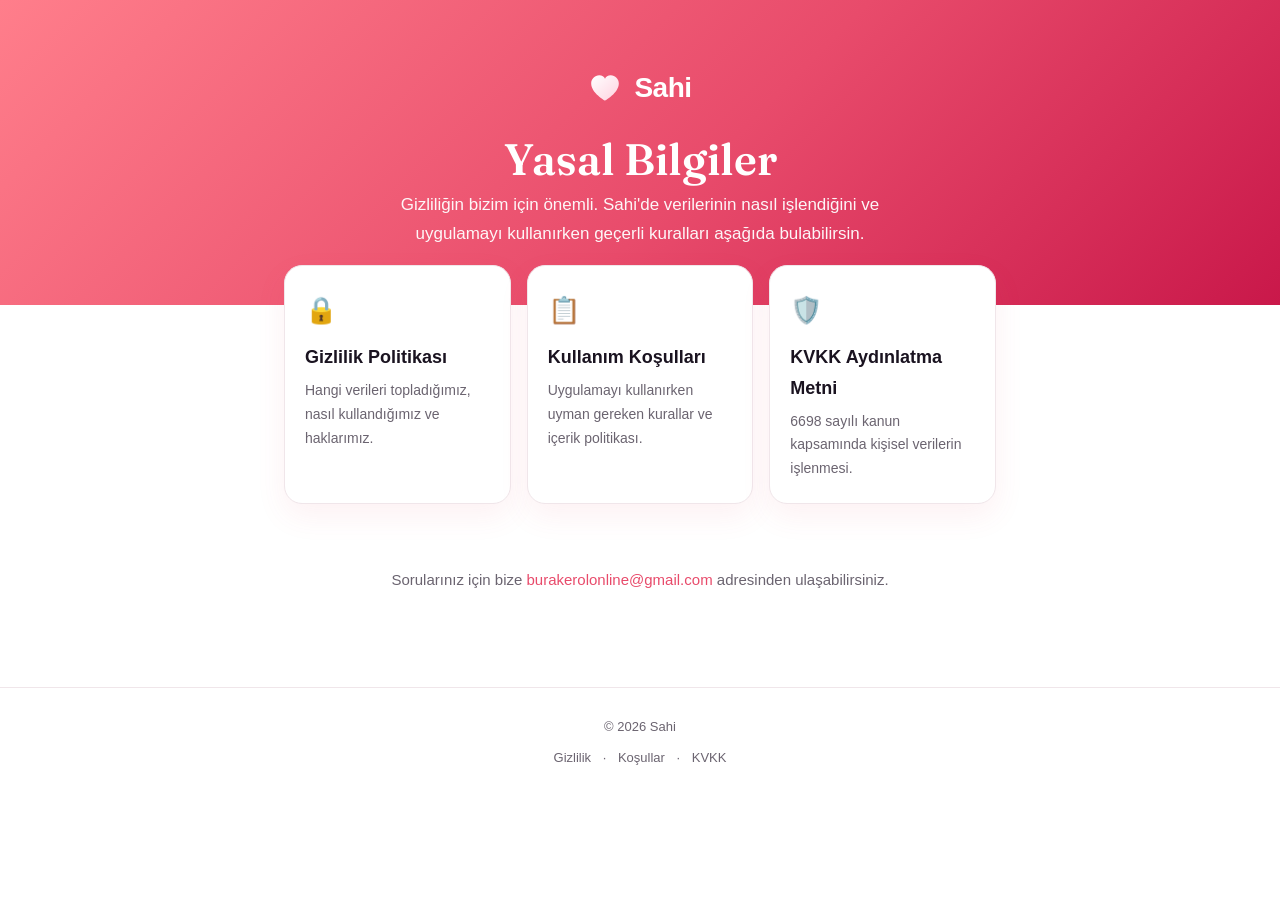
<file: index.html>
<!DOCTYPE html>
<html lang="tr">
<head>
<meta charset="UTF-8" />
<meta name="viewport" content="width=device-width, initial-scale=1" />
<title>Sahi — Yasal Bilgiler</title>
<meta name="description" content="Sahi uygulamasının Gizlilik Politikası, Kullanım Koşulları ve KVKK Aydınlatma Metni." />
<link rel="preconnect" href="https://fonts.googleapis.com" />
<link rel="preconnect" href="https://fonts.gstatic.com" crossorigin />
<link href="https://fonts.googleapis.com/css2?family=Fraunces:opsz,wght@9..144,500;9..144,600&display=swap" rel="stylesheet" />
<link rel="stylesheet" href="styles.css" />
</head>
<body>
  <header class="hero">
    <div class="brand">
      <svg class="heart" viewBox="0 0 32 32" aria-hidden="true">
        <defs>
          <linearGradient id="h" x1="0" y1="0" x2="1" y2="1">
            <stop offset="0" stop-color="#FFFFFF"/>
            <stop offset="1" stop-color="#FFD2E0"/>
          </linearGradient>
        </defs>
        <path fill="url(#h)" d="M16 28S3 20.6 3 11.8C3 7.5 6.4 4 10.6 4c2.6 0 4.6 1.3 5.4 3.2C16.8 5.3 18.8 4 21.4 4 25.6 4 29 7.5 29 11.8 29 20.6 16 28 16 28Z"/>
      </svg>
      Sahi
    </div>
    <h1>Yasal Bilgiler</h1>
    <p>Gizliliğin bizim için önemli. Sahi'de verilerinin nasıl işlendiğini ve uygulamayı kullanırken geçerli kuralları aşağıda bulabilirsin.</p>
  </header>

  <main class="cards">
    <a class="card" href="gizlilik.html">
      <div class="ic">🔒</div>
      <h3>Gizlilik Politikası</h3>
      <p>Hangi verileri topladığımız, nasıl kullandığımız ve haklarımız.</p>
    </a>
    <a class="card" href="kosullar.html">
      <div class="ic">📋</div>
      <h3>Kullanım Koşulları</h3>
      <p>Uygulamayı kullanırken uyman gereken kurallar ve içerik politikası.</p>
    </a>
    <a class="card" href="kvkk.html">
      <div class="ic">🛡️</div>
      <h3>KVKK Aydınlatma Metni</h3>
      <p>6698 sayılı kanun kapsamında kişisel verilerin işlenmesi.</p>
    </a>
  </main>

  <div class="wrap" style="padding-top:48px;">
    <p style="color:var(--muted);text-align:center;font-size:15px;">
      Sorularınız için bize <a href="mailto:burakerolonline@gmail.com">burakerolonline@gmail.com</a> adresinden ulaşabilirsiniz.
    </p>
  </div>

  <footer class="footer">
    <div>© <span id="y"></span> Sahi</div>
    <div style="margin-top:8px;">
      <a href="gizlilik.html">Gizlilik</a> ·
      <a href="kosullar.html">Koşullar</a> ·
      <a href="kvkk.html">KVKK</a>
    </div>
  </footer>
  <script>document.getElementById('y').textContent=new Date().getFullYear();</script>
</body>
</html>
</file>
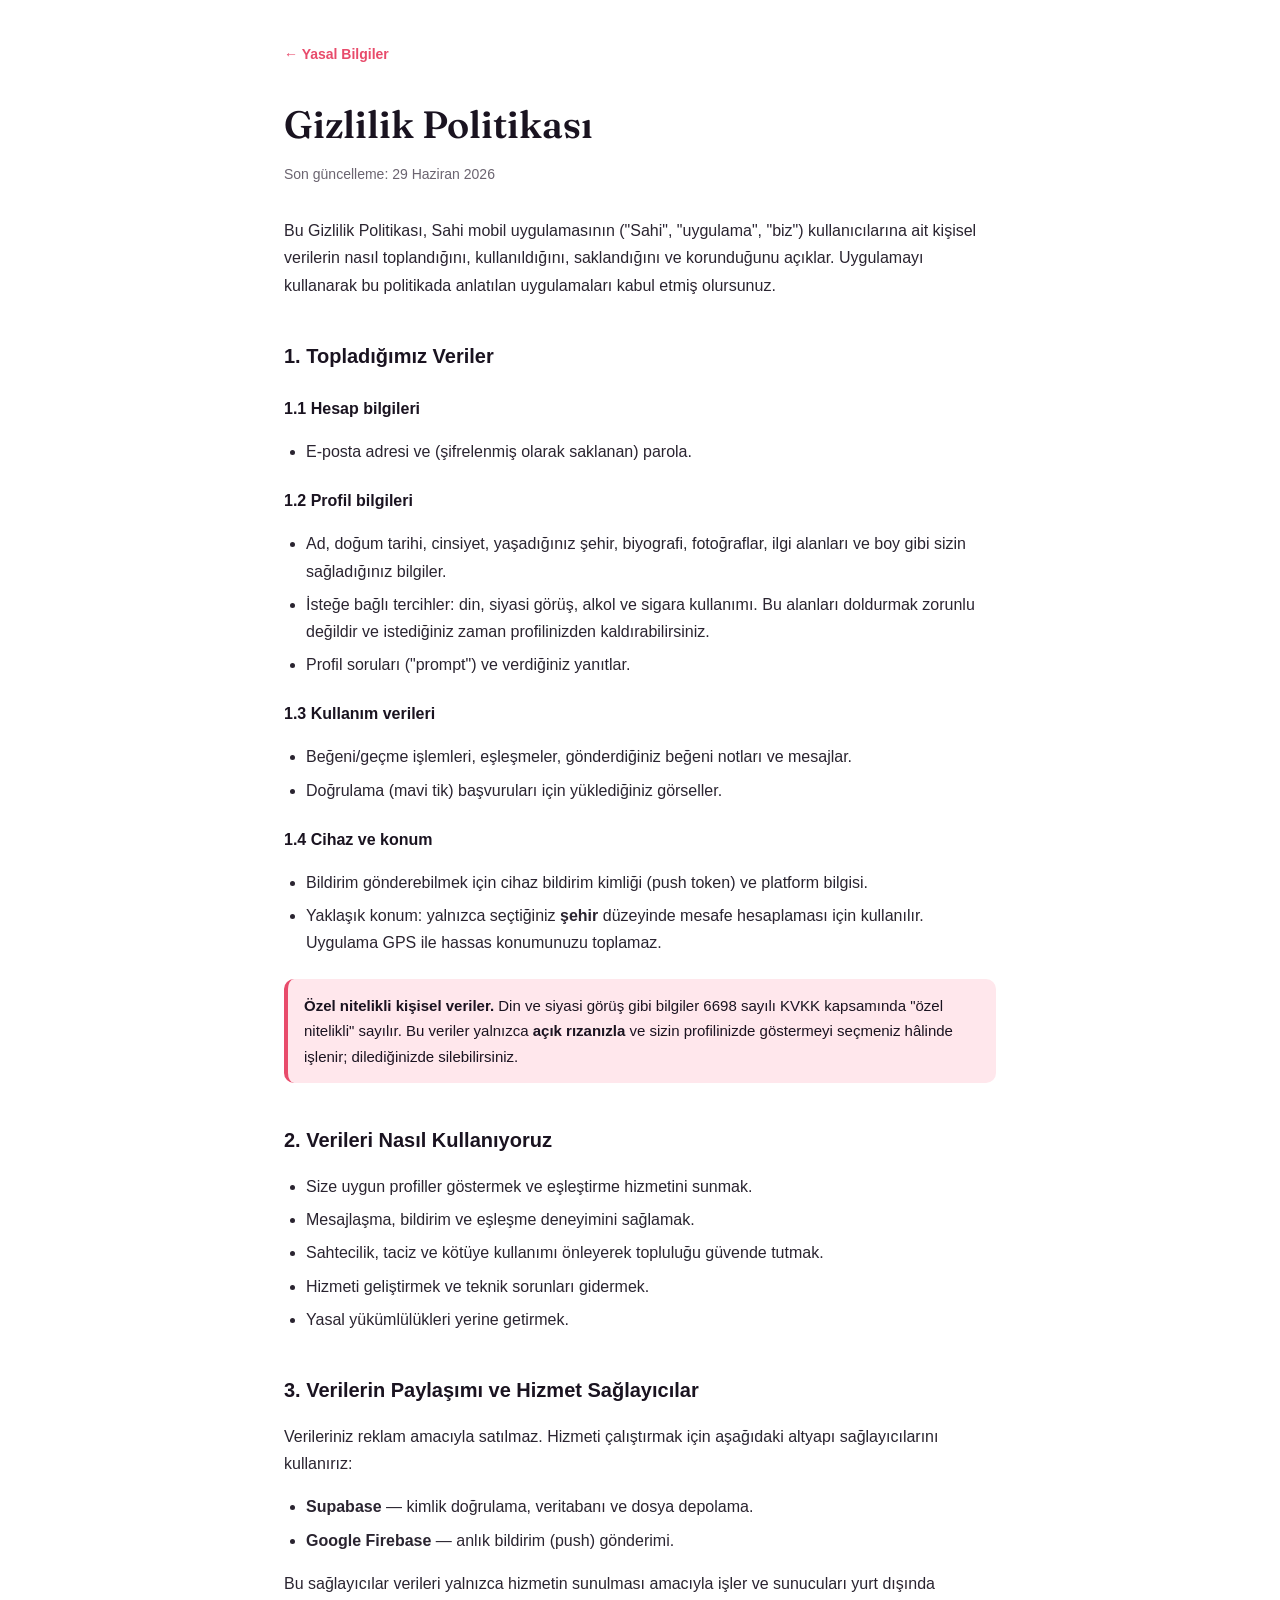
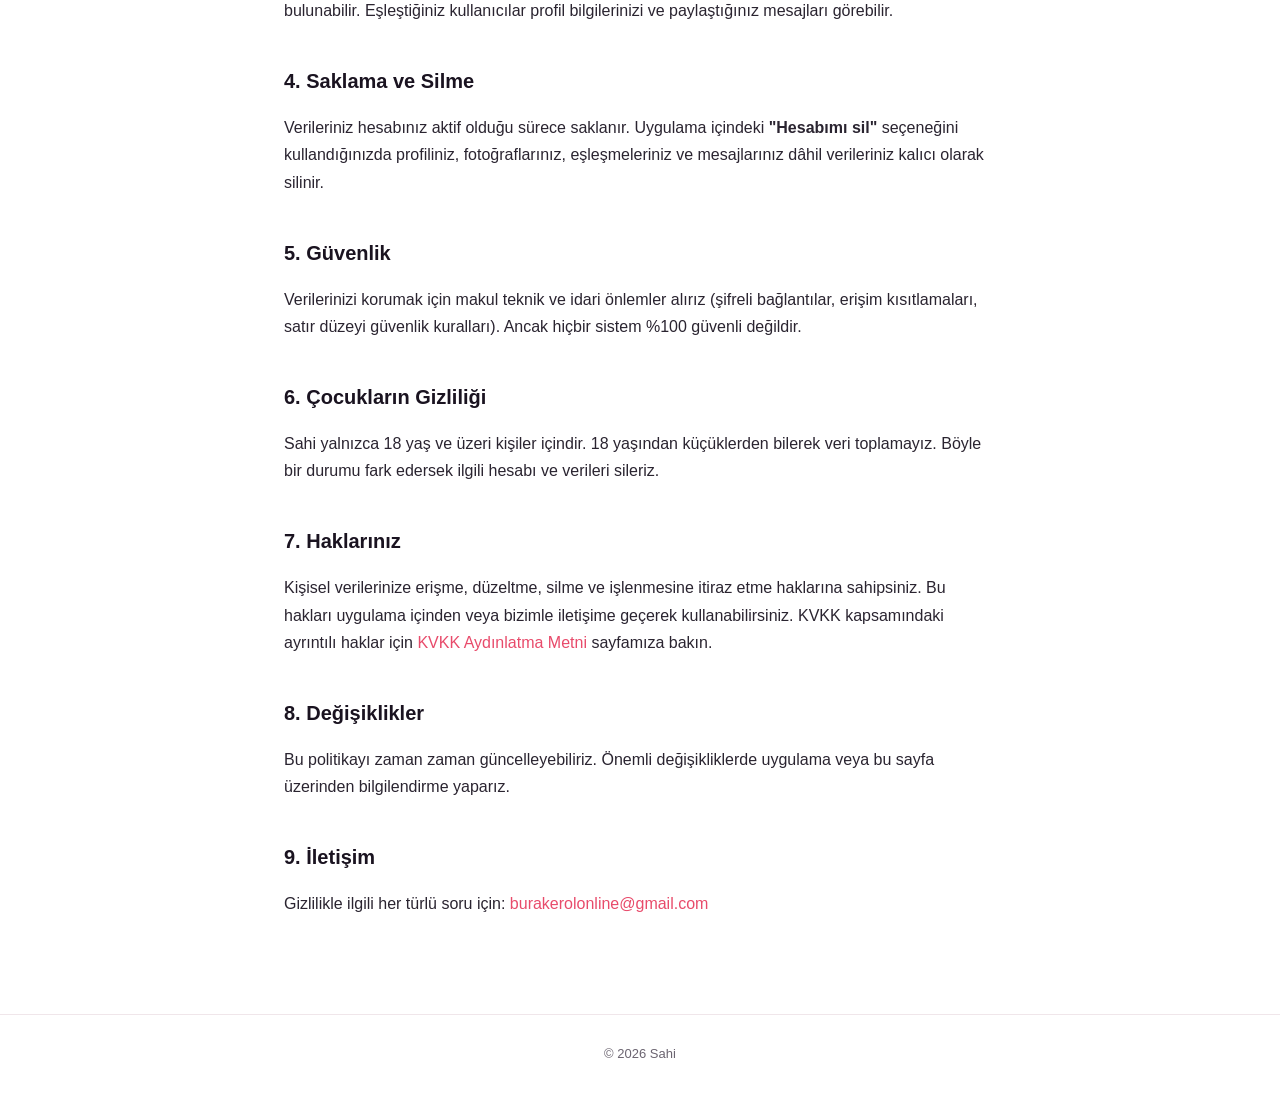
<file: gizlilik.html>
<!DOCTYPE html>
<html lang="tr">
<head>
<meta charset="UTF-8" />
<meta name="viewport" content="width=device-width, initial-scale=1" />
<title>Gizlilik Politikası — Sahi</title>
<link rel="preconnect" href="https://fonts.googleapis.com" />
<link rel="preconnect" href="https://fonts.gstatic.com" crossorigin />
<link href="https://fonts.googleapis.com/css2?family=Fraunces:opsz,wght@9..144,500;9..144,600&display=swap" rel="stylesheet" />
<link rel="stylesheet" href="styles.css" />
</head>
<body>
  <div class="wrap doc">
    <a class="back" href="index.html">← Yasal Bilgiler</a>
    <h1>Gizlilik Politikası</h1>
    <div class="updated">Son güncelleme: 29 Haziran 2026</div>

    <p>Bu Gizlilik Politikası, Sahi mobil uygulamasının ("Sahi", "uygulama", "biz") kullanıcılarına ait kişisel verilerin nasıl toplandığını, kullanıldığını, saklandığını ve korunduğunu açıklar. Uygulamayı kullanarak bu politikada anlatılan uygulamaları kabul etmiş olursunuz.</p>

    <h2>1. Topladığımız Veriler</h2>
    <h3>1.1 Hesap bilgileri</h3>
    <ul>
      <li>E-posta adresi ve (şifrelenmiş olarak saklanan) parola.</li>
    </ul>
    <h3>1.2 Profil bilgileri</h3>
    <ul>
      <li>Ad, doğum tarihi, cinsiyet, yaşadığınız şehir, biyografi, fotoğraflar, ilgi alanları ve boy gibi sizin sağladığınız bilgiler.</li>
      <li>İsteğe bağlı tercihler: din, siyasi görüş, alkol ve sigara kullanımı. Bu alanları doldurmak zorunlu değildir ve istediğiniz zaman profilinizden kaldırabilirsiniz.</li>
      <li>Profil soruları ("prompt") ve verdiğiniz yanıtlar.</li>
    </ul>
    <h3>1.3 Kullanım verileri</h3>
    <ul>
      <li>Beğeni/geçme işlemleri, eşleşmeler, gönderdiğiniz beğeni notları ve mesajlar.</li>
      <li>Doğrulama (mavi tik) başvuruları için yüklediğiniz görseller.</li>
    </ul>
    <h3>1.4 Cihaz ve konum</h3>
    <ul>
      <li>Bildirim gönderebilmek için cihaz bildirim kimliği (push token) ve platform bilgisi.</li>
      <li>Yaklaşık konum: yalnızca seçtiğiniz <strong>şehir</strong> düzeyinde mesafe hesaplaması için kullanılır. Uygulama GPS ile hassas konumunuzu toplamaz.</li>
    </ul>

    <div class="note">
      <strong>Özel nitelikli kişisel veriler.</strong> Din ve siyasi görüş gibi bilgiler 6698 sayılı KVKK kapsamında "özel nitelikli" sayılır. Bu veriler yalnızca <strong>açık rızanızla</strong> ve sizin profilinizde göstermeyi seçmeniz hâlinde işlenir; dilediğinizde silebilirsiniz.
    </div>

    <h2>2. Verileri Nasıl Kullanıyoruz</h2>
    <ul>
      <li>Size uygun profiller göstermek ve eşleştirme hizmetini sunmak.</li>
      <li>Mesajlaşma, bildirim ve eşleşme deneyimini sağlamak.</li>
      <li>Sahtecilik, taciz ve kötüye kullanımı önleyerek topluluğu güvende tutmak.</li>
      <li>Hizmeti geliştirmek ve teknik sorunları gidermek.</li>
      <li>Yasal yükümlülükleri yerine getirmek.</li>
    </ul>

    <h2>3. Verilerin Paylaşımı ve Hizmet Sağlayıcılar</h2>
    <p>Verileriniz reklam amacıyla satılmaz. Hizmeti çalıştırmak için aşağıdaki altyapı sağlayıcılarını kullanırız:</p>
    <ul>
      <li><strong>Supabase</strong> — kimlik doğrulama, veritabanı ve dosya depolama.</li>
      <li><strong>Google Firebase</strong> — anlık bildirim (push) gönderimi.</li>
    </ul>
    <p>Bu sağlayıcılar verileri yalnızca hizmetin sunulması amacıyla işler ve sunucuları yurt dışında bulunabilir. Eşleştiğiniz kullanıcılar profil bilgilerinizi ve paylaştığınız mesajları görebilir.</p>

    <h2>4. Saklama ve Silme</h2>
    <p>Verileriniz hesabınız aktif olduğu sürece saklanır. Uygulama içindeki <strong>"Hesabımı sil"</strong> seçeneğini kullandığınızda profiliniz, fotoğraflarınız, eşleşmeleriniz ve mesajlarınız dâhil verileriniz kalıcı olarak silinir.</p>

    <h2>5. Güvenlik</h2>
    <p>Verilerinizi korumak için makul teknik ve idari önlemler alırız (şifreli bağlantılar, erişim kısıtlamaları, satır düzeyi güvenlik kuralları). Ancak hiçbir sistem %100 güvenli değildir.</p>

    <h2>6. Çocukların Gizliliği</h2>
    <p>Sahi yalnızca 18 yaş ve üzeri kişiler içindir. 18 yaşından küçüklerden bilerek veri toplamayız. Böyle bir durumu fark edersek ilgili hesabı ve verileri sileriz.</p>

    <h2>7. Haklarınız</h2>
    <p>Kişisel verilerinize erişme, düzeltme, silme ve işlenmesine itiraz etme haklarına sahipsiniz. Bu hakları uygulama içinden veya bizimle iletişime geçerek kullanabilirsiniz. KVKK kapsamındaki ayrıntılı haklar için <a href="kvkk.html">KVKK Aydınlatma Metni</a> sayfamıza bakın.</p>

    <h2>8. Değişiklikler</h2>
    <p>Bu politikayı zaman zaman güncelleyebiliriz. Önemli değişikliklerde uygulama veya bu sayfa üzerinden bilgilendirme yaparız.</p>

    <h2>9. İletişim</h2>
    <p>Gizlilikle ilgili her türlü soru için: <a href="mailto:burakerolonline@gmail.com">burakerolonline@gmail.com</a></p>
  </div>

  <footer class="footer">
    <div>© <span id="y"></span> Sahi</div>
  </footer>
  <script>document.getElementById('y').textContent=new Date().getFullYear();</script>
</body>
</html>
</file>
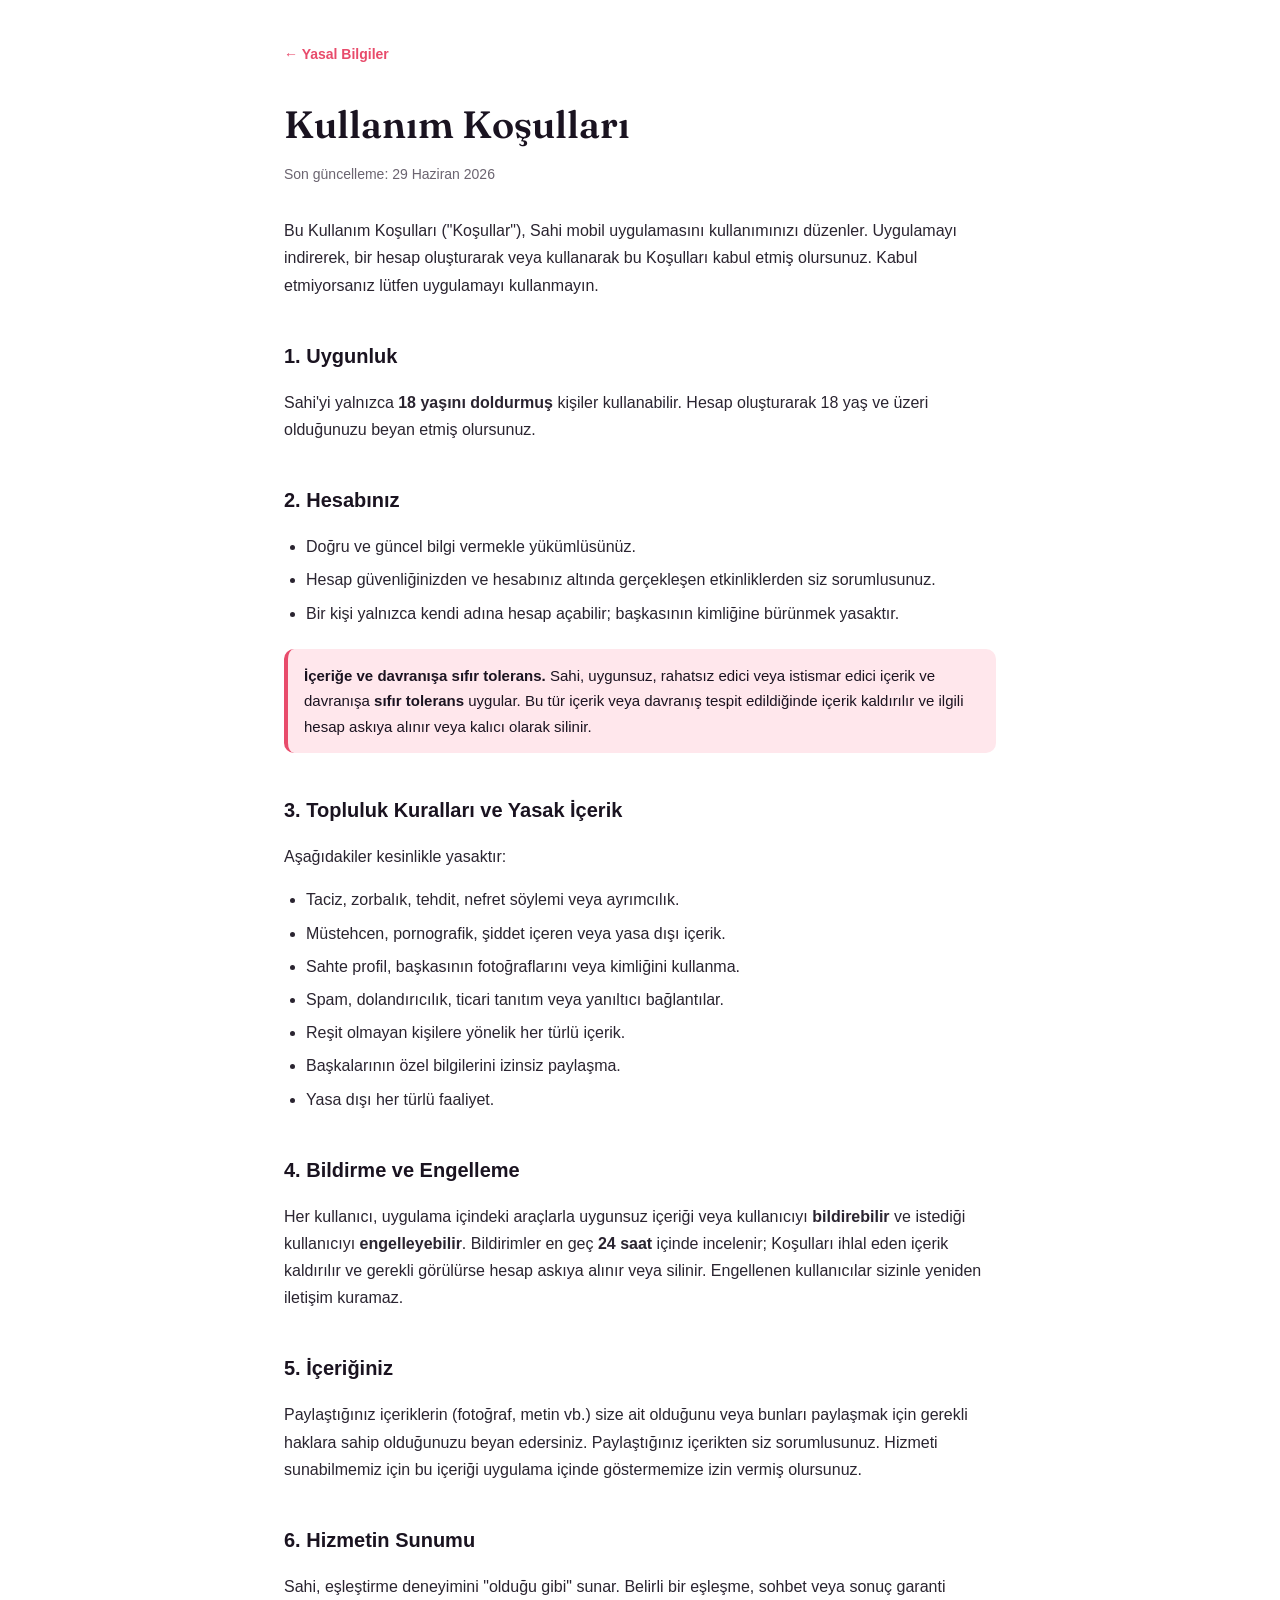
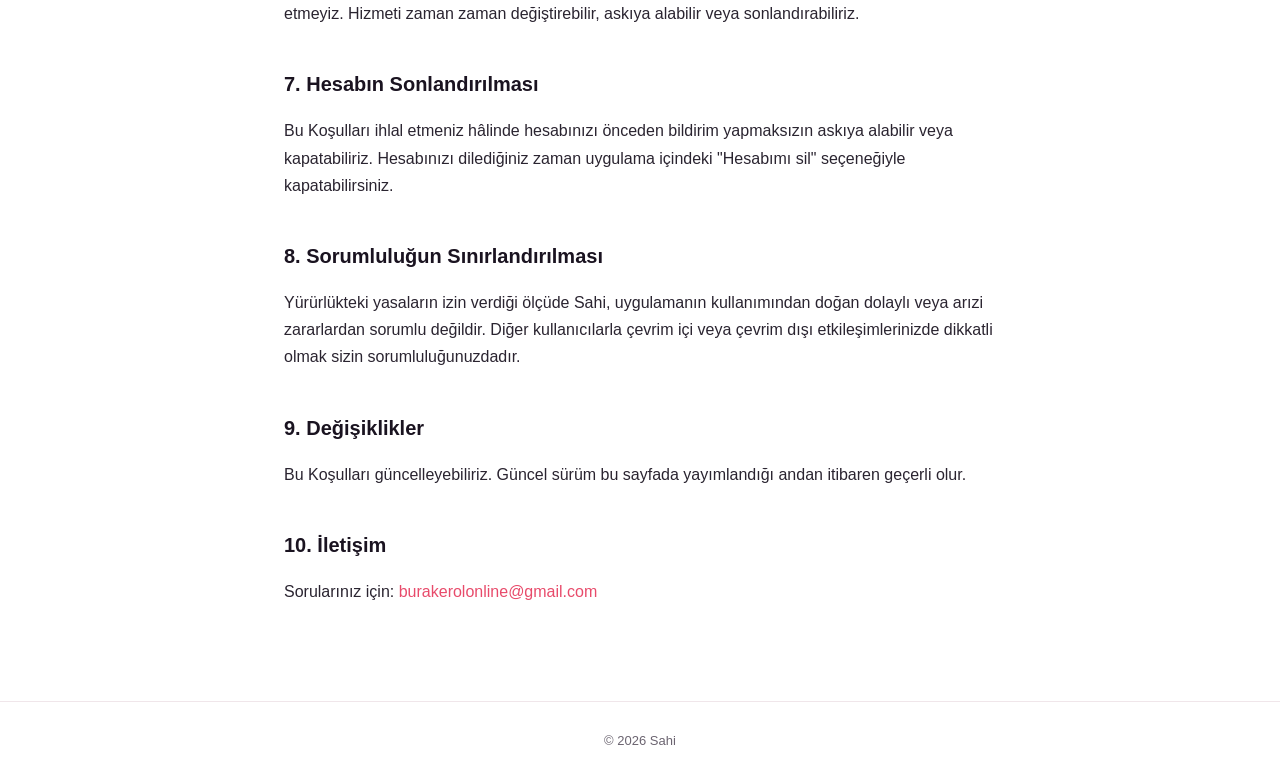
<file: kosullar.html>
<!DOCTYPE html>
<html lang="tr">
<head>
<meta charset="UTF-8" />
<meta name="viewport" content="width=device-width, initial-scale=1" />
<title>Kullanım Koşulları — Sahi</title>
<link rel="preconnect" href="https://fonts.googleapis.com" />
<link rel="preconnect" href="https://fonts.gstatic.com" crossorigin />
<link href="https://fonts.googleapis.com/css2?family=Fraunces:opsz,wght@9..144,500;9..144,600&display=swap" rel="stylesheet" />
<link rel="stylesheet" href="styles.css" />
</head>
<body>
  <div class="wrap doc">
    <a class="back" href="index.html">← Yasal Bilgiler</a>
    <h1>Kullanım Koşulları</h1>
    <div class="updated">Son güncelleme: 29 Haziran 2026</div>

    <p>Bu Kullanım Koşulları ("Koşullar"), Sahi mobil uygulamasını kullanımınızı düzenler. Uygulamayı indirerek, bir hesap oluşturarak veya kullanarak bu Koşulları kabul etmiş olursunuz. Kabul etmiyorsanız lütfen uygulamayı kullanmayın.</p>

    <h2>1. Uygunluk</h2>
    <p>Sahi'yi yalnızca <strong>18 yaşını doldurmuş</strong> kişiler kullanabilir. Hesap oluşturarak 18 yaş ve üzeri olduğunuzu beyan etmiş olursunuz.</p>

    <h2>2. Hesabınız</h2>
    <ul>
      <li>Doğru ve güncel bilgi vermekle yükümlüsünüz.</li>
      <li>Hesap güvenliğinizden ve hesabınız altında gerçekleşen etkinliklerden siz sorumlusunuz.</li>
      <li>Bir kişi yalnızca kendi adına hesap açabilir; başkasının kimliğine bürünmek yasaktır.</li>
    </ul>

    <div class="note">
      <strong>İçeriğe ve davranışa sıfır tolerans.</strong> Sahi, uygunsuz, rahatsız edici veya istismar edici içerik ve davranışa <strong>sıfır tolerans</strong> uygular. Bu tür içerik veya davranış tespit edildiğinde içerik kaldırılır ve ilgili hesap askıya alınır veya kalıcı olarak silinir.
    </div>

    <h2>3. Topluluk Kuralları ve Yasak İçerik</h2>
    <p>Aşağıdakiler kesinlikle yasaktır:</p>
    <ul>
      <li>Taciz, zorbalık, tehdit, nefret söylemi veya ayrımcılık.</li>
      <li>Müstehcen, pornografik, şiddet içeren veya yasa dışı içerik.</li>
      <li>Sahte profil, başkasının fotoğraflarını veya kimliğini kullanma.</li>
      <li>Spam, dolandırıcılık, ticari tanıtım veya yanıltıcı bağlantılar.</li>
      <li>Reşit olmayan kişilere yönelik her türlü içerik.</li>
      <li>Başkalarının özel bilgilerini izinsiz paylaşma.</li>
      <li>Yasa dışı her türlü faaliyet.</li>
    </ul>

    <h2>4. Bildirme ve Engelleme</h2>
    <p>Her kullanıcı, uygulama içindeki araçlarla uygunsuz içeriği veya kullanıcıyı <strong>bildirebilir</strong> ve istediği kullanıcıyı <strong>engelleyebilir</strong>. Bildirimler en geç <strong>24 saat</strong> içinde incelenir; Koşulları ihlal eden içerik kaldırılır ve gerekli görülürse hesap askıya alınır veya silinir. Engellenen kullanıcılar sizinle yeniden iletişim kuramaz.</p>

    <h2>5. İçeriğiniz</h2>
    <p>Paylaştığınız içeriklerin (fotoğraf, metin vb.) size ait olduğunu veya bunları paylaşmak için gerekli haklara sahip olduğunuzu beyan edersiniz. Paylaştığınız içerikten siz sorumlusunuz. Hizmeti sunabilmemiz için bu içeriği uygulama içinde göstermemize izin vermiş olursunuz.</p>

    <h2>6. Hizmetin Sunumu</h2>
    <p>Sahi, eşleştirme deneyimini "olduğu gibi" sunar. Belirli bir eşleşme, sohbet veya sonuç garanti etmeyiz. Hizmeti zaman zaman değiştirebilir, askıya alabilir veya sonlandırabiliriz.</p>

    <h2>7. Hesabın Sonlandırılması</h2>
    <p>Bu Koşulları ihlal etmeniz hâlinde hesabınızı önceden bildirim yapmaksızın askıya alabilir veya kapatabiliriz. Hesabınızı dilediğiniz zaman uygulama içindeki "Hesabımı sil" seçeneğiyle kapatabilirsiniz.</p>

    <h2>8. Sorumluluğun Sınırlandırılması</h2>
    <p>Yürürlükteki yasaların izin verdiği ölçüde Sahi, uygulamanın kullanımından doğan dolaylı veya arızi zararlardan sorumlu değildir. Diğer kullanıcılarla çevrim içi veya çevrim dışı etkileşimlerinizde dikkatli olmak sizin sorumluluğunuzdadır.</p>

    <h2>9. Değişiklikler</h2>
    <p>Bu Koşulları güncelleyebiliriz. Güncel sürüm bu sayfada yayımlandığı andan itibaren geçerli olur.</p>

    <h2>10. İletişim</h2>
    <p>Sorularınız için: <a href="mailto:burakerolonline@gmail.com">burakerolonline@gmail.com</a></p>
  </div>

  <footer class="footer">
    <div>© <span id="y"></span> Sahi</div>
  </footer>
  <script>document.getElementById('y').textContent=new Date().getFullYear();</script>
</body>
</html>
</file>
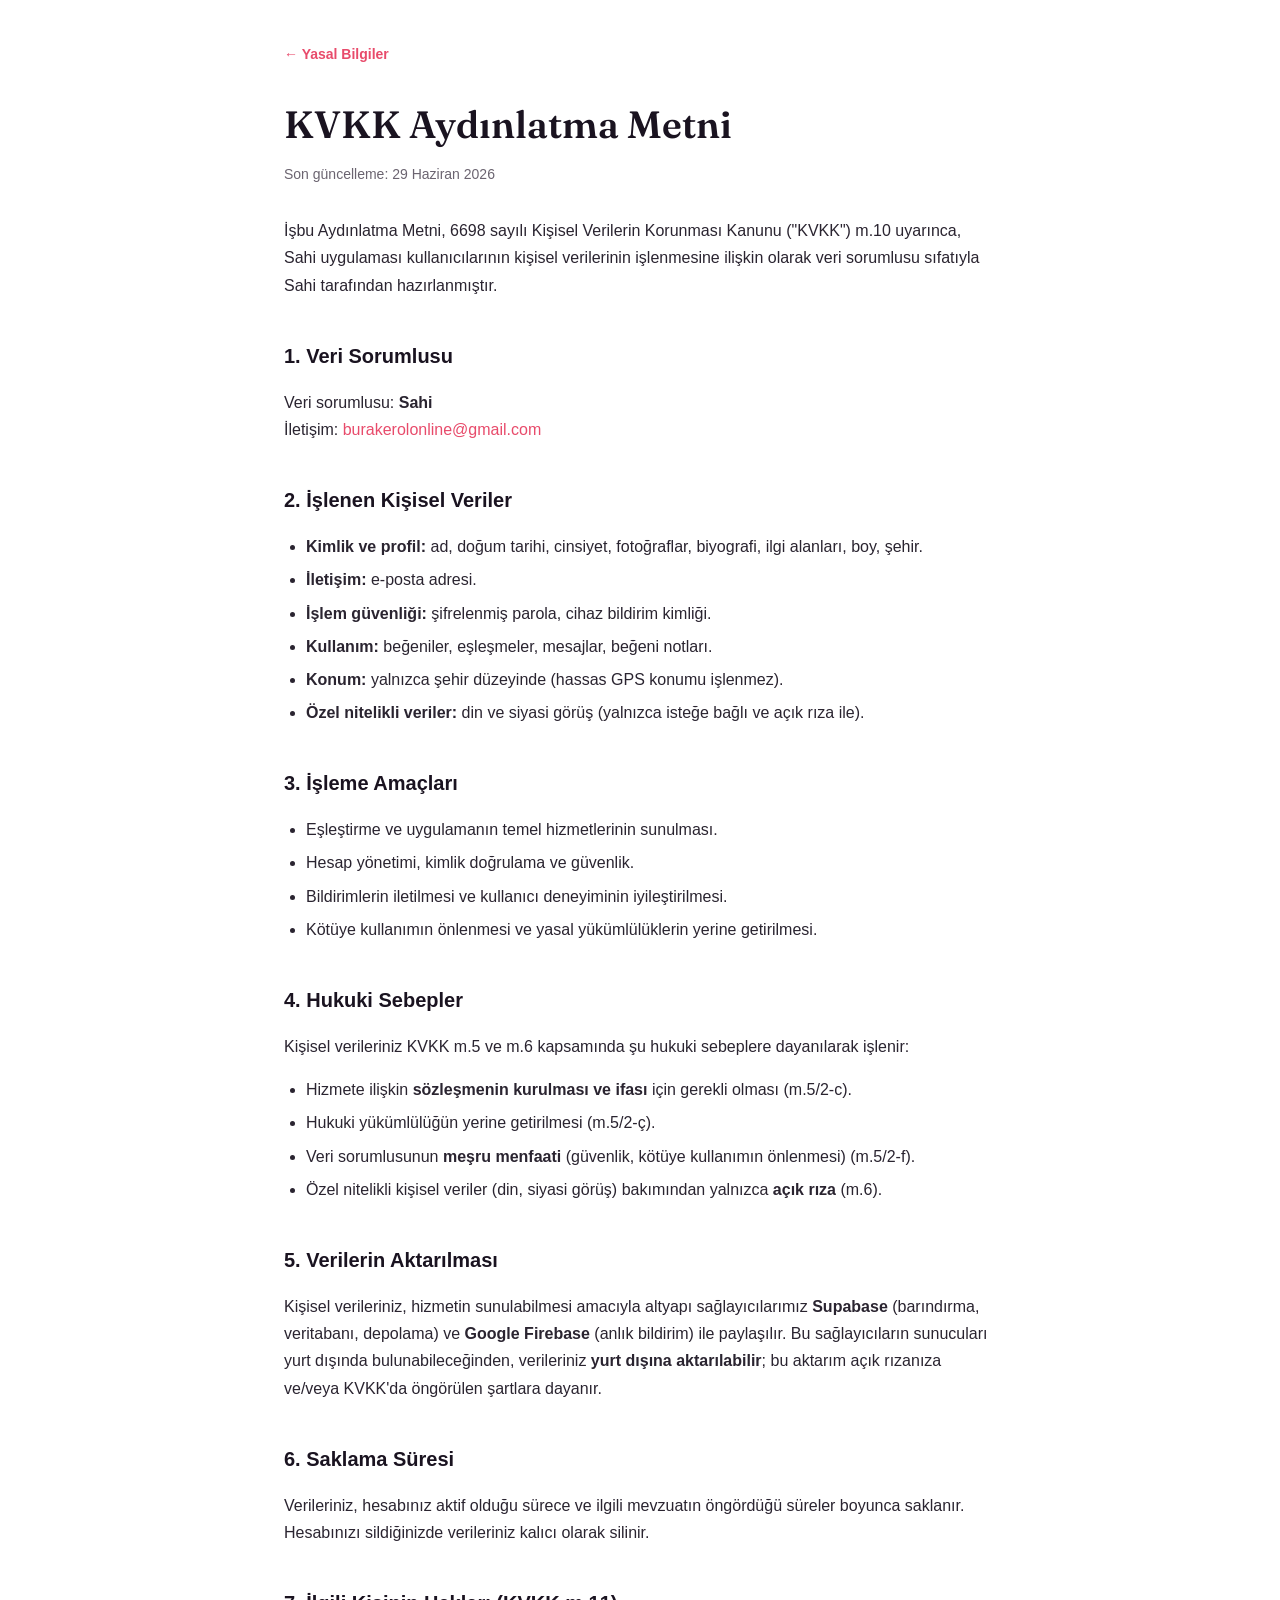
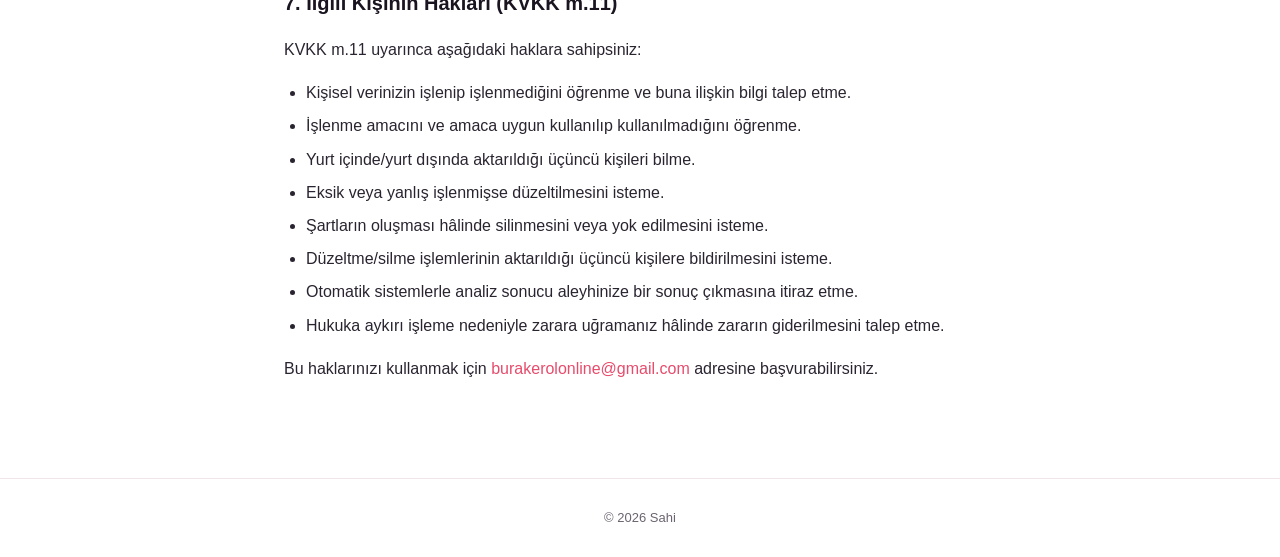
<file: kvkk.html>
<!DOCTYPE html>
<html lang="tr">
<head>
<meta charset="UTF-8" />
<meta name="viewport" content="width=device-width, initial-scale=1" />
<title>KVKK Aydınlatma Metni — Sahi</title>
<link rel="preconnect" href="https://fonts.googleapis.com" />
<link rel="preconnect" href="https://fonts.gstatic.com" crossorigin />
<link href="https://fonts.googleapis.com/css2?family=Fraunces:opsz,wght@9..144,500;9..144,600&display=swap" rel="stylesheet" />
<link rel="stylesheet" href="styles.css" />
</head>
<body>
  <div class="wrap doc">
    <a class="back" href="index.html">← Yasal Bilgiler</a>
    <h1>KVKK Aydınlatma Metni</h1>
    <div class="updated">Son güncelleme: 29 Haziran 2026</div>

    <p>İşbu Aydınlatma Metni, 6698 sayılı Kişisel Verilerin Korunması Kanunu ("KVKK") m.10 uyarınca, Sahi uygulaması kullanıcılarının kişisel verilerinin işlenmesine ilişkin olarak veri sorumlusu sıfatıyla Sahi tarafından hazırlanmıştır.</p>

    <h2>1. Veri Sorumlusu</h2>
    <p>Veri sorumlusu: <strong>Sahi</strong><br />
    İletişim: <a href="mailto:burakerolonline@gmail.com">burakerolonline@gmail.com</a></p>

    <h2>2. İşlenen Kişisel Veriler</h2>
    <ul>
      <li><strong>Kimlik ve profil:</strong> ad, doğum tarihi, cinsiyet, fotoğraflar, biyografi, ilgi alanları, boy, şehir.</li>
      <li><strong>İletişim:</strong> e-posta adresi.</li>
      <li><strong>İşlem güvenliği:</strong> şifrelenmiş parola, cihaz bildirim kimliği.</li>
      <li><strong>Kullanım:</strong> beğeniler, eşleşmeler, mesajlar, beğeni notları.</li>
      <li><strong>Konum:</strong> yalnızca şehir düzeyinde (hassas GPS konumu işlenmez).</li>
      <li><strong>Özel nitelikli veriler:</strong> din ve siyasi görüş (yalnızca isteğe bağlı ve açık rıza ile).</li>
    </ul>

    <h2>3. İşleme Amaçları</h2>
    <ul>
      <li>Eşleştirme ve uygulamanın temel hizmetlerinin sunulması.</li>
      <li>Hesap yönetimi, kimlik doğrulama ve güvenlik.</li>
      <li>Bildirimlerin iletilmesi ve kullanıcı deneyiminin iyileştirilmesi.</li>
      <li>Kötüye kullanımın önlenmesi ve yasal yükümlülüklerin yerine getirilmesi.</li>
    </ul>

    <h2>4. Hukuki Sebepler</h2>
    <p>Kişisel verileriniz KVKK m.5 ve m.6 kapsamında şu hukuki sebeplere dayanılarak işlenir:</p>
    <ul>
      <li>Hizmete ilişkin <strong>sözleşmenin kurulması ve ifası</strong> için gerekli olması (m.5/2-c).</li>
      <li>Hukuki yükümlülüğün yerine getirilmesi (m.5/2-ç).</li>
      <li>Veri sorumlusunun <strong>meşru menfaati</strong> (güvenlik, kötüye kullanımın önlenmesi) (m.5/2-f).</li>
      <li>Özel nitelikli kişisel veriler (din, siyasi görüş) bakımından yalnızca <strong>açık rıza</strong> (m.6).</li>
    </ul>

    <h2>5. Verilerin Aktarılması</h2>
    <p>Kişisel verileriniz, hizmetin sunulabilmesi amacıyla altyapı sağlayıcılarımız <strong>Supabase</strong> (barındırma, veritabanı, depolama) ve <strong>Google Firebase</strong> (anlık bildirim) ile paylaşılır. Bu sağlayıcıların sunucuları yurt dışında bulunabileceğinden, verileriniz <strong>yurt dışına aktarılabilir</strong>; bu aktarım açık rızanıza ve/veya KVKK'da öngörülen şartlara dayanır.</p>

    <h2>6. Saklama Süresi</h2>
    <p>Verileriniz, hesabınız aktif olduğu sürece ve ilgili mevzuatın öngördüğü süreler boyunca saklanır. Hesabınızı sildiğinizde verileriniz kalıcı olarak silinir.</p>

    <h2>7. İlgili Kişinin Hakları (KVKK m.11)</h2>
    <p>KVKK m.11 uyarınca aşağıdaki haklara sahipsiniz:</p>
    <ul>
      <li>Kişisel verinizin işlenip işlenmediğini öğrenme ve buna ilişkin bilgi talep etme.</li>
      <li>İşlenme amacını ve amaca uygun kullanılıp kullanılmadığını öğrenme.</li>
      <li>Yurt içinde/yurt dışında aktarıldığı üçüncü kişileri bilme.</li>
      <li>Eksik veya yanlış işlenmişse düzeltilmesini isteme.</li>
      <li>Şartların oluşması hâlinde silinmesini veya yok edilmesini isteme.</li>
      <li>Düzeltme/silme işlemlerinin aktarıldığı üçüncü kişilere bildirilmesini isteme.</li>
      <li>Otomatik sistemlerle analiz sonucu aleyhinize bir sonuç çıkmasına itiraz etme.</li>
      <li>Hukuka aykırı işleme nedeniyle zarara uğramanız hâlinde zararın giderilmesini talep etme.</li>
    </ul>
    <p>Bu haklarınızı kullanmak için <a href="mailto:burakerolonline@gmail.com">burakerolonline@gmail.com</a> adresine başvurabilirsiniz.</p>
  </div>

  <footer class="footer">
    <div>© <span id="y"></span> Sahi</div>
  </footer>
  <script>document.getElementById('y').textContent=new Date().getFullYear();</script>
</body>
</html>
</file>
<file: styles.css>
:root {
  --pink: #E84B6B;
  --pink-soft: #FFE7EC;
  --grad-a: #FF7E8B;
  --grad-b: #E84B6B;
  --ink: #1A1320;
  --muted: #6B6470;
  --line: #F0E6EA;
  --bg: #FFFFFF;
}

* { box-sizing: border-box; }

html { scroll-behavior: smooth; }

body {
  margin: 0;
  font-family: -apple-system, BlinkMacSystemFont, "Segoe UI", Roboto, Helvetica, Arial, sans-serif;
  color: var(--ink);
  background: var(--bg);
  line-height: 1.7;
  -webkit-font-smoothing: antialiased;
}

a { color: var(--pink); text-decoration: none; }
a:hover { text-decoration: underline; }

.hero {
  background: linear-gradient(135deg, var(--grad-a) 0%, var(--grad-b) 55%, #C9184A 100%);
  color: #fff;
  padding: 64px 24px 56px;
  text-align: center;
}

.brand {
  display: inline-flex;
  align-items: center;
  gap: 12px;
  font-weight: 800;
  font-size: 28px;
  letter-spacing: -0.5px;
}
.brand .heart {
  width: 34px; height: 34px;
  display: inline-block;
}
.hero h1 {
  font-family: "Fraunces", Georgia, "Times New Roman", serif;
  font-weight: 600;
  font-size: clamp(28px, 6vw, 44px);
  margin: 22px 0 8px;
  line-height: 1.1;
}
.hero p { margin: 0 auto; max-width: 560px; opacity: 0.95; font-size: 17px; }

.wrap {
  max-width: 760px;
  margin: 0 auto;
  padding: 40px 24px 80px;
}

.cards {
  max-width: 760px;
  margin: -36px auto 0;
  padding: 0 24px;
  display: grid;
  gap: 16px;
  grid-template-columns: 1fr;
}
@media (min-width: 640px) { .cards { grid-template-columns: 1fr 1fr 1fr; margin-top: -40px; } }

.card {
  background: #fff;
  border: 1px solid var(--line);
  border-radius: 18px;
  padding: 22px 20px;
  box-shadow: 0 12px 30px rgba(232, 75, 107, 0.08);
  transition: transform .15s ease, box-shadow .15s ease;
}
.card:hover { transform: translateY(-3px); box-shadow: 0 18px 40px rgba(232,75,107,0.14); text-decoration: none; }
.card h3 { margin: 10px 0 6px; font-size: 18px; color: var(--ink); }
.card p { margin: 0; color: var(--muted); font-size: 14px; }
.card .ic { font-size: 26px; }

.doc h1 {
  font-family: "Fraunces", Georgia, serif;
  font-weight: 600;
  font-size: clamp(26px, 5vw, 38px);
  margin: 0 0 6px;
}
.doc .updated { color: var(--muted); font-size: 14px; margin-bottom: 30px; }
.doc h2 {
  font-size: 20px;
  margin: 34px 0 10px;
  padding-top: 6px;
}
.doc h3 { font-size: 16px; margin: 22px 0 8px; }
.doc p, .doc li { color: #2A2430; font-size: 16px; }
.doc ul { padding-left: 22px; }
.doc li { margin-bottom: 6px; }

.note {
  background: var(--pink-soft);
  border-left: 4px solid var(--pink);
  border-radius: 10px;
  padding: 14px 16px;
  font-size: 15px;
  margin: 22px 0;
}

.back {
  display: inline-flex; align-items: center; gap: 6px;
  margin-bottom: 26px; font-weight: 600; font-size: 14px;
}

.footer {
  border-top: 1px solid var(--line);
  padding: 28px 24px;
  text-align: center;
  color: var(--muted);
  font-size: 13px;
}
.footer a { color: var(--muted); margin: 0 8px; }
</file>
